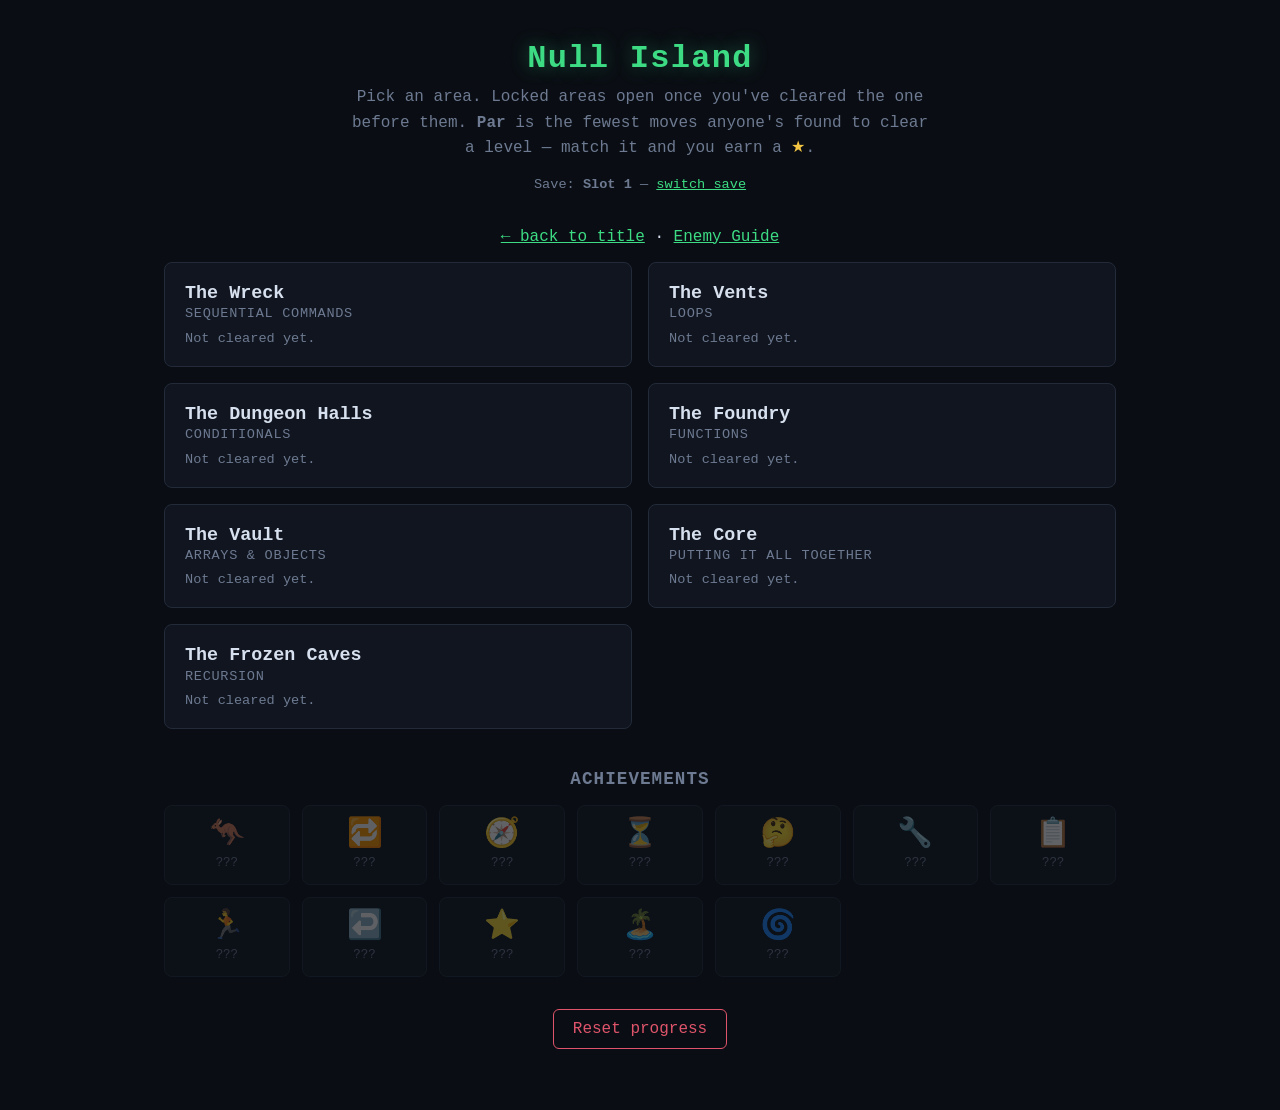
<file: worlds.html>
<!DOCTYPE html>
<html lang="en">
<head>
<meta charset="UTF-8">
<title>Area Select — Null Island</title>
<meta name="viewport" content="width=device-width, initial-scale=1">
<link rel="stylesheet" href="css/style.css">
</head>
<body>
<header class="hero" style="padding:2.5rem 1.5rem 1rem;">
  <h1 style="font-size:2rem;">Null Island</h1>
  <p>Pick an area. Locked areas open once you've cleared the one before them.
  <strong>Par</strong> is the fewest moves anyone's found to clear a level —
  match it and you earn a <span class="star">&#9733;</span>.</p>
  <p id="save-indicator" style="color:var(--dim); font-size:0.85rem; margin-top:0.75rem;"></p>
</header>
<div class="wrap">
  <p style="text-align:center;"><a href="index.html">&larr; back to title</a> &middot; <a href="enemies.html">Enemy Guide</a></p>
  <div id="world-grid" class="world-grid"></div>

  <h2 style="text-align:center; margin-top:2.5rem; font-size:1.1rem; color:var(--dim); text-transform:uppercase; letter-spacing:0.06em;">Achievements</h2>
  <div id="achievement-grid" class="achievement-grid"></div>

  <div class="settings-row">
    <button class="button danger" id="reset-btn">Reset progress</button>
  </div>
</div>
<script src="js/worlds-registry.js"></script>
<script src="js/achievements.js"></script>
<script src="js/progress.js"></script>
<script>
function renderSaveIndicator() {
  const el = document.getElementById('save-indicator');
  const slot = Progress.getActiveSlot();
  el.innerHTML = `Save: <strong>${slot.name}</strong> — <a href="index.html">switch save</a>`;
}

function renderGrid() {
  const gridEl = document.getElementById('world-grid');
  gridEl.innerHTML = '';
  WORLDS.forEach((world) => {
    const unlocked = Progress.isUnlocked(world.id, WORLDS);
    const state = Progress.getWorld(world.id);
    const wrapper = document.createElement(unlocked && world.built ? 'a' : 'div');
    wrapper.className = 'panel world-card' + (unlocked ? '' : ' locked');
    if (unlocked && world.built) wrapper.href = world.path;

    const h2 = document.createElement('h2');
    h2.textContent = world.title;
    wrapper.appendChild(h2);

    const concept = document.createElement('div');
    concept.className = 'concept';
    concept.textContent = world.concept;
    wrapper.appendChild(concept);

    const status = document.createElement('div');
    status.className = 'status-line';
    if (!unlocked) {
      status.textContent = 'Locked — clear the previous area first.';
    } else if (!world.built) {
      status.textContent = 'Unlocked — coming soon.';
    } else if (!state.cleared) {
      status.textContent = 'Not cleared yet.';
    } else {
      status.textContent = 'Cleared — click to replay.';
    }
    wrapper.appendChild(status);

    if (unlocked && world.built && state.cleared) {
      const par = state.parMoves !== null && state.parMoves !== undefined ? state.parMoves : world.parMoves;
      const score = document.createElement('div');
      score.className = 'score-line';
      const starred = par !== null && state.bestMoves <= par;
      score.innerHTML = `Best: ${state.bestMoves} moves` +
        (par !== null ? ` (par ${par})` : '') +
        (starred ? ' <span class="star">&#9733;</span>' : '') +
        (state.bestTimeMs != null ? ` &middot; fastest ${formatDuration(state.bestTimeMs)}` : '');
      wrapper.appendChild(score);
    }

    gridEl.appendChild(wrapper);
  });
}

function renderAchievements() {
  const earned = Progress.getAchievements();
  const gridEl = document.getElementById('achievement-grid');
  gridEl.innerHTML = '';
  ACHIEVEMENTS.forEach((a) => {
    const has = earned.includes(a.id);
    const card = document.createElement('div');
    card.className = 'panel achievement-badge' + (has ? ' earned' : ' locked');
    card.title = has ? a.description : '???  ' + a.description;
    card.innerHTML = `<div class="achievement-icon">${a.icon}</div>
      <div class="achievement-title">${has ? a.title : '???'}</div>`;
    gridEl.appendChild(card);
  });
}

document.getElementById('reset-btn').addEventListener('click', () => {
  if (confirm('Reset all progress and best scores? This can\'t be undone.')) {
    Progress.resetAll();
    renderGrid();
    renderAchievements();
  }
});

checkEscapeeAchievement(WORLDS);
renderSaveIndicator();
renderGrid();
renderAchievements();
</script>
</body>
</html>
</file>
<file: css/style.css>
:root {
  --bg: #0a0e14;
  --panel: #10151f;
  --border: #232b3a;
  --ink: #d7e0ee;
  --dim: #6d7a91;
  --accent: #3ddc84;
  --accent-dim: #1f7a4c;
  --danger: #e0546b;
}

* {
  box-sizing: border-box;
}

html, body {
  margin: 0;
  padding: 0;
  background: var(--bg);
  color: var(--ink);
  font-family: 'Consolas', 'Menlo', 'Monaco', monospace;
}

a {
  color: var(--accent);
}

header.hero {
  padding: 3rem 1.5rem 2rem;
  text-align: center;
}

header.hero h1 {
  font-size: 2.4rem;
  letter-spacing: 0.04em;
  margin: 0 0 0.5rem;
  color: var(--accent);
  text-shadow: 0 0 18px rgba(61, 220, 132, 0.35);
}

header.hero p {
  color: var(--dim);
  max-width: 60ch;
  margin: 0 auto;
  line-height: 1.6;
}

.panel {
  background: var(--panel);
  border: 1px solid var(--border);
  border-radius: 8px;
  padding: 1.25rem;
}

.button {
  display: inline-block;
  background: var(--accent-dim);
  color: #eafff2;
  border: 1px solid var(--accent);
  border-radius: 6px;
  padding: 0.6rem 1.2rem;
  font-family: inherit;
  font-size: 1rem;
  text-decoration: none;
  cursor: pointer;
}

.button:hover {
  background: var(--accent);
  color: #04140b;
}

.wrap {
  max-width: 1000px;
  margin: 0 auto;
  padding: 0 1.5rem 3rem;
}

.world-layout {
  display: grid;
  grid-template-columns: 1fr;
  gap: 1.25rem;
}

@media (min-width: 900px) {
  .world-layout {
    grid-template-columns: 1fr 1fr;
  }
}

#level-canvas-holder canvas {
  display: block;
  border-radius: 6px;
  border: 1px solid var(--border);
}

.editor-panel h2 {
  margin-top: 0;
  font-size: 1.1rem;
  color: var(--dim);
  text-transform: uppercase;
  letter-spacing: 0.06em;
}

.CodeMirror {
  height: 220px;
  border: 1px solid var(--border);
  border-radius: 6px;
  font-size: 0.95rem;
}

.cm-error-line {
  background: rgba(224, 84, 107, 0.22) !important;
}

.cm-current-line {
  background: rgba(61, 220, 132, 0.16) !important;
}

.cm-current-line-outer {
  background: rgba(61, 220, 132, 0.06) !important;
}

.cm-error-text {
  border-bottom: 2px wavy var(--danger);
  text-decoration: underline wavy var(--danger);
  text-decoration-skip-ink: none;
}

.controls {
  margin-top: 0.75rem;
  display: flex;
  align-items: center;
  gap: 1rem;
}

#status {
  color: var(--dim);
}

#status.won {
  color: var(--accent);
}

#status.fell,
#status.error,
#status.blocked,
#status.caught {
  color: var(--danger);
}

#status.goal-unearned,
#status.goal-incomplete {
  color: #f4c542;
}

.hint {
  margin-top: 1rem;
  color: var(--dim);
  font-size: 0.9rem;
  line-height: 1.5;
}

/* Save slots */
.save-panel {
  max-width: 520px;
  margin: 2rem auto 0;
}

.save-row {
  display: flex;
  flex-wrap: wrap;
  gap: 0.5rem;
  justify-content: center;
  align-items: center;
}

select {
  background: var(--bg);
  color: var(--ink);
  border: 1px solid var(--border);
  border-radius: 6px;
  padding: 0.5rem 0.7rem;
  font-family: inherit;
  font-size: 0.9rem;
  max-width: 100%;
}

/* Character customizer */
.character-panel {
  max-width: 520px;
  margin: 2rem auto 0;
}

.character-layout {
  display: flex;
  flex-wrap: wrap;
  gap: 1.5rem;
  align-items: center;
  justify-content: center;
}

#character-preview-holder {
  width: 160px;
  height: 160px;
  border: 1px solid var(--border);
  border-radius: 8px;
  background: radial-gradient(circle at 50% 60%, #141a26, #0a0e14);
  flex: 0 0 auto;
}

.character-controls {
  flex: 1 1 220px;
  min-width: 220px;
}

.control-group {
  margin-bottom: 1rem;
}

.control-group:last-child {
  margin-bottom: 0;
}

.control-label {
  font-size: 0.78rem;
  color: var(--dim);
  text-transform: uppercase;
  letter-spacing: 0.06em;
  margin-bottom: 0.5rem;
}

.swatch-row {
  display: flex;
  flex-wrap: wrap;
  gap: 0.5rem;
}

.swatch {
  width: 30px;
  height: 30px;
  border-radius: 50%;
  border: 2px solid var(--border);
  cursor: pointer;
  padding: 0;
}

.swatch.selected {
  border-color: var(--accent);
  box-shadow: 0 0 0 2px rgba(61, 220, 132, 0.35);
}

.swatch.locked {
  opacity: 0.35;
  cursor: not-allowed;
  border-style: dashed;
}

.accessory-row {
  display: flex;
  flex-wrap: wrap;
  gap: 0.5rem;
}

.accessory-btn {
  font-size: 0.85rem;
  padding: 0.35rem 0.7rem;
}

.accessory-btn.selected {
  background: var(--accent);
  color: #04140b;
}

.accessory-btn.locked {
  opacity: 0.4;
  cursor: not-allowed;
  border-style: dashed;
}

/* Splash screen */
.splash-actions {
  display: flex;
  justify-content: center;
  gap: 1rem;
  flex-wrap: wrap;
}

.button.secondary {
  background: transparent;
  color: var(--accent);
}

.button.secondary:hover {
  background: rgba(61, 220, 132, 0.12);
  color: var(--accent);
}

.button.secondary.selected {
  background: var(--accent);
  color: #04140b;
}

/* World select / settings */
.world-grid {
  display: grid;
  grid-template-columns: 1fr;
  gap: 1rem;
}

@media (min-width: 700px) {
  .world-grid {
    grid-template-columns: 1fr 1fr;
  }
}

.world-card {
  display: block;
  text-decoration: none;
  color: inherit;
}

.world-card.locked {
  opacity: 0.5;
  cursor: default;
}

.world-card h2 {
  margin: 0 0 0.15rem;
  color: var(--ink);
  font-size: 1.15rem;
}

.world-card .concept {
  color: var(--dim);
  font-size: 0.85rem;
  text-transform: uppercase;
  letter-spacing: 0.05em;
  margin-bottom: 0.6rem;
}

.world-card .score-line {
  font-size: 0.9rem;
  color: var(--accent);
}

.world-card .status-line {
  font-size: 0.85rem;
  color: var(--dim);
}

.star {
  color: #f4c542;
}

.settings-row {
  margin-top: 2rem;
  text-align: center;
}

.button.danger {
  border-color: var(--danger);
  background: transparent;
  color: var(--danger);
}

.button.danger:hover {
  background: rgba(224, 84, 107, 0.14);
}

/* Command palette */
.command-palette {
  margin-top: 1rem;
}

.command-palette h3 {
  margin: 0 0 0.5rem;
  font-size: 0.85rem;
  color: var(--dim);
  text-transform: uppercase;
  letter-spacing: 0.06em;
}

.command-list {
  display: flex;
  flex-wrap: wrap;
  gap: 0.4rem;
}

.command-chip {
  font-family: inherit;
  font-size: 0.85rem;
  padding: 0.3rem 0.6rem;
  border-radius: 5px;
}

.command-chip.locked {
  color: var(--dim);
  border: 1px dashed var(--border);
  background: transparent;
}

.command-chip.unlocked {
  color: #eafff2;
  border: 1px solid var(--accent);
  background: var(--accent-dim);
  cursor: pointer;
}

.command-chip.unlocked:hover {
  background: var(--accent);
  color: #04140b;
}

.world-meta {
  margin-top: 0.5rem;
  color: var(--dim);
  font-size: 0.9rem;
}

/* Enemy guide */
.enemy-grid {
  display: grid;
  grid-template-columns: 1fr;
  gap: 1.25rem;
  margin-top: 1.5rem;
}

@media (min-width: 800px) {
  .enemy-grid {
    grid-template-columns: repeat(3, 1fr);
  }
}

.enemy-card {
  text-align: center;
}

.enemy-canvas {
  display: flex;
  justify-content: center;
  margin-bottom: 0.75rem;
}

.enemy-canvas canvas {
  border-radius: 6px;
  border: 1px solid var(--border);
}

.enemy-card h2 {
  margin: 0 0 0.15rem;
  font-size: 1.1rem;
}

.enemy-world {
  color: var(--dim);
  font-size: 0.8rem;
  text-transform: uppercase;
  letter-spacing: 0.05em;
  margin-bottom: 0.6rem;
}

.enemy-card p {
  font-size: 0.9rem;
  color: var(--ink);
  text-align: left;
}

/* Achievements */
.achievement-grid {
  display: grid;
  grid-template-columns: repeat(auto-fill, minmax(110px, 1fr));
  gap: 0.75rem;
  margin-top: 1rem;
}

.achievement-badge {
  text-align: center;
  padding: 0.9rem 0.5rem;
}

.achievement-badge.locked {
  opacity: 0.35;
}

.achievement-badge.earned {
  border-color: var(--accent);
}

.achievement-icon {
  font-size: 1.8rem;
  line-height: 1;
  margin-bottom: 0.4rem;
}

.achievement-title {
  font-size: 0.78rem;
  color: var(--dim);
}

.achievement-badge.earned .achievement-title {
  color: var(--ink);
}

/* Next-world CTA on a win */
.next-world-btn {
  margin-top: 0.75rem;
  display: none;
}

.next-world-btn.visible {
  display: inline-block;
}
</file>
